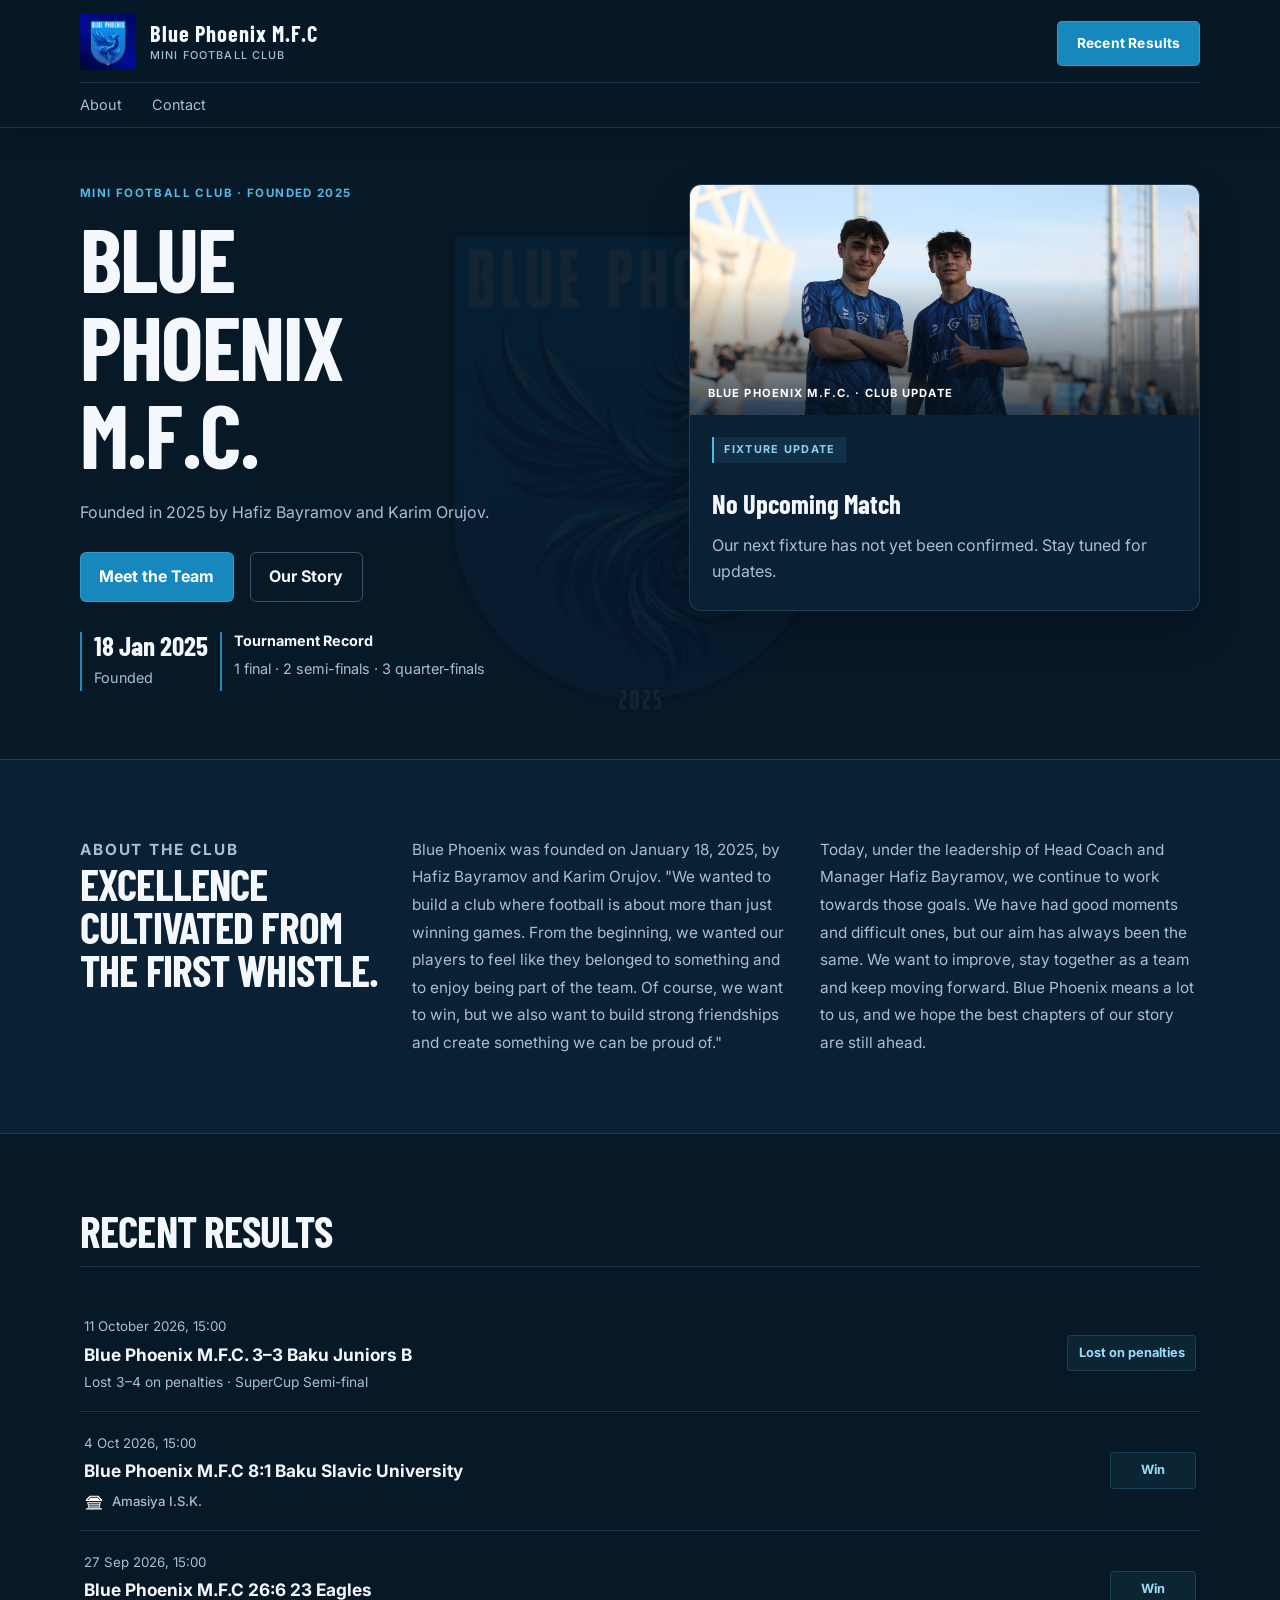
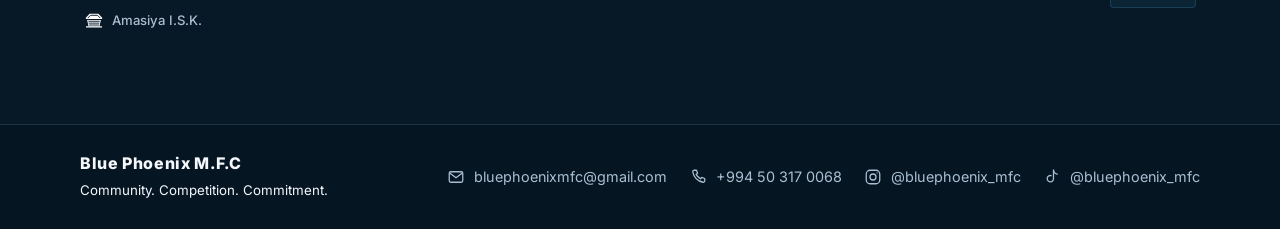
<file: index.html>
<!DOCTYPE html>
<html lang="en">
  <head>
    <meta charset="UTF-8" />
    <meta name="viewport" content="width=device-width, initial-scale=1.0" />
    <title>Blue Phoenix M.F.C | Mini Football Club</title>
    <meta
      name="description"
      content="Blue Phoenix M.F.C is a dedicated mini football club built on teamwork, discipline, and pride. Explore matches, players, and community events."
    />
    <link rel="preconnect" href="https://fonts.googleapis.com" />
    <link rel="preconnect" href="https://fonts.gstatic.com" crossorigin />
    <link
      href="https://fonts.googleapis.com/css2?family=Barlow+Condensed:wght@600;700;800&family=Inter:wght@400;500;600;700;800;900&display=swap"
      rel="stylesheet"
    />
    <link rel="stylesheet" href="styles.css?v=17" />
  </head>
  <body class="home-page">
    <header class="topbar">
      <div class="container nav">
        <a class="brand" href="index.html" aria-label="Blue Phoenix M.F.C home">
          <img src="16346.jpg" alt="Blue Phoenix M.F.C logo" class="club-logo" />
          <div>
            <p class="club-name">Blue Phoenix M.F.C</p>
            <small>Mini Football Club</small>
          </div>
        </a>

        <nav class="nav-links" aria-label="Main navigation">
          <a href="#about">About</a>
          <a href="#contact">Contact</a>
        </nav>

        <a class="btn btn-primary" href="#results">Recent Results</a>
      </div>
    </header>

    <main>
      <section class="hero">
        <div class="container hero-grid">
          <div class="hero-copy">
            <p class="eyebrow">Mini Football Club · Founded 2025</p>
            <h1>Blue Phoenix M.F.C.</h1>
            <p class="lead">
              Founded in 2025 by Hafiz Bayramov and Karim Orujov.
            </p>
            <div class="cta-row">
              <a class="btn btn-primary" href="squad.html">Meet the Team</a>
              <a class="btn btn-secondary" href="#about">Our Story</a>
            </div>

            <ul class="stats" aria-label="Team statistics">
              <li>
                <strong>18 Jan 2025</strong>
                <span>Founded</span>
              </li>
              <li>
                <strong class="stats-label">Tournament Record</strong>
                <span>1 final · 2 semi-finals · 3 quarter-finals</span>
              </li>
            </ul>
          </div>

          <div id="fixtures" class="hero-card" aria-label="Upcoming fixture information">
            <figure class="hero-photo" data-slideshow>
              <img
                class="hero-slide is-active"
                src="IMG_9721-hero.jpg"
                alt="Blue Phoenix players standing together in club kit"
                fetchpriority="high"
              />
              <img class="hero-slide" alt="" aria-hidden="true" />
              <figcaption>Blue Phoenix M.F.C. · Club update</figcaption>
            </figure>
            <div class="hero-card-content">
              <div class="match-badge">Fixture update</div>
              <div class="next-fixture-placeholder">
                <h2>No Upcoming Match</h2>
                <p>Our next fixture has not yet been confirmed. Stay tuned for updates.</p>
              </div>
            </div>
          </div>
        </div>
      </section>

      <section id="about" class="section intro">
        <div class="container split">
          <div>
            <p class="section-tag">About the club</p>
            <h2>Excellence cultivated from the first whistle.</h2>
          </div>
          <p>
            Blue Phoenix was founded on January 18, 2025, by Hafiz Bayramov and Karim Orujov. "We wanted
            to build a club where football is about more than just winning games. From the
            beginning, we wanted our players to feel like they belonged to something and
            to enjoy being part of the team. Of course, we want to win, but we also want to
            build strong friendships and create something we can be proud of."
          </p>
          <p>
            Today, under the leadership of Head Coach and Manager Hafiz Bayramov, we continue
            to work towards those goals. We have had good moments and difficult ones, but our
            aim has always been the same. We want to improve, stay together as a team and keep
            moving forward. Blue Phoenix means a lot to us, and we hope the best chapters of
            our story are still ahead.
          </p>
        </div>
      </section>

      <section id="results" class="section results">
        <div class="container">
          <div class="section-heading">
            <h2>Recent results</h2>
          </div>

          <div class="fixture-list">
            <div class="fixture-item result-item">
              <div>
                <small>11 October 2026, 15:00</small>
                <h3>Blue Phoenix M.F.C. 3–3 Baku Juniors B</h3>
                <p class="result-note">Lost 3–4 on penalties · SuperCup Semi-final</p>
              </div>
              <span>Lost on penalties</span>
            </div>
            <div class="fixture-item result-item" data-stadium="Amasiya I.S.K.">
              <div>
                <small>4 Oct 2026, 15:00</small>
                <h3>Blue Phoenix M.F.C 8:1 Baku Slavic University</h3>
                <div class="fixture-venue">
                  <img src="stadium-icon.svg" alt="" aria-hidden="true" />
                  <span>Amasiya I.S.K.</span>
                </div>
              </div>
              <span>Win</span>
            </div>
            <div class="fixture-item result-item" data-stadium="Amasiya I.S.K.">
              <div>
                <small>27 Sep 2026, 15:00</small>
                <h3>Blue Phoenix M.F.C 26:6 23 Eagles</h3>
                <div class="fixture-venue">
                  <img src="stadium-icon.svg" alt="" aria-hidden="true" />
                  <span>Amasiya I.S.K.</span>
                </div>
              </div>
              <span>Win</span>
            </div>
          </div>
        </div>
      </section>

    </main>

    <footer id="contact" class="site-footer">
      <div class="container footer-wrap">
        <div>
          <p class="club-name">Blue Phoenix M.F.C</p>
          <small>Community. Competition. Commitment.</small>
        </div>
        <div class="contact-info">
          <a class="contact-link" href="mailto:bluephoenixmfc@gmail.com">
            <svg class="contact-icon" viewBox="0 0 24 24" aria-hidden="true" focusable="false">
              <rect x="3" y="5" width="18" height="14" rx="2" />
              <path d="m4 7 8 6 8-6" />
            </svg>
            <span>bluephoenixmfc@gmail.com</span>
          </a>
          <a class="contact-link" href="tel:+994503170068">
            <svg class="contact-icon" viewBox="0 0 24 24" aria-hidden="true" focusable="false">
              <path d="M7 3h3l1.5 4-2 1.5a15 15 0 0 0 6 6l1.5-2 4 1.5v3a2 2 0 0 1-2.2 2A17 17 0 0 1 5 5.2 2 2 0 0 1 7 3Z" />
            </svg>
            <span>+994 50 317 0068</span>
          </a>
          <a class="contact-link" href="https://www.instagram.com/blue_phoenixmfc/" target="_blank" rel="noopener noreferrer">
            <svg class="contact-icon" viewBox="0 0 24 24" aria-hidden="true" focusable="false">
              <rect x="3" y="3" width="18" height="18" rx="5" />
              <circle cx="12" cy="12" r="4" />
              <circle class="contact-icon-dot" cx="17.5" cy="6.5" r="0.75" />
            </svg>
            <span>@bluephoenix_mfc</span>
          </a>
          <a class="contact-link" href="https://www.tiktok.com/@blue_phoenixmfc" target="_blank" rel="noopener noreferrer">
            <svg class="contact-icon" viewBox="0 0 24 24" aria-hidden="true" focusable="false">
              <path d="M14 3v11.2a4.2 4.2 0 1 1-3.2-4.08" />
              <path d="M14 3c.45 3 2.4 4.9 5 5.2" />
            </svg>
            <span>@bluephoenix_mfc</span>
          </a>
        </div>
      </div>
    </footer>

    <button class="back-to-top" type="button" aria-label="Back to top" hidden>
      <svg viewBox="0 0 24 24" aria-hidden="true" focusable="false">
        <path d="m3.5 10 8.5-7 8.5 7M5.5 8.5V21h13V8.5M9.5 21v-7h5v7" />
      </svg>
    </button>

    <script src="site.js?v=3" defer></script>
  </body>
</html>
</file>
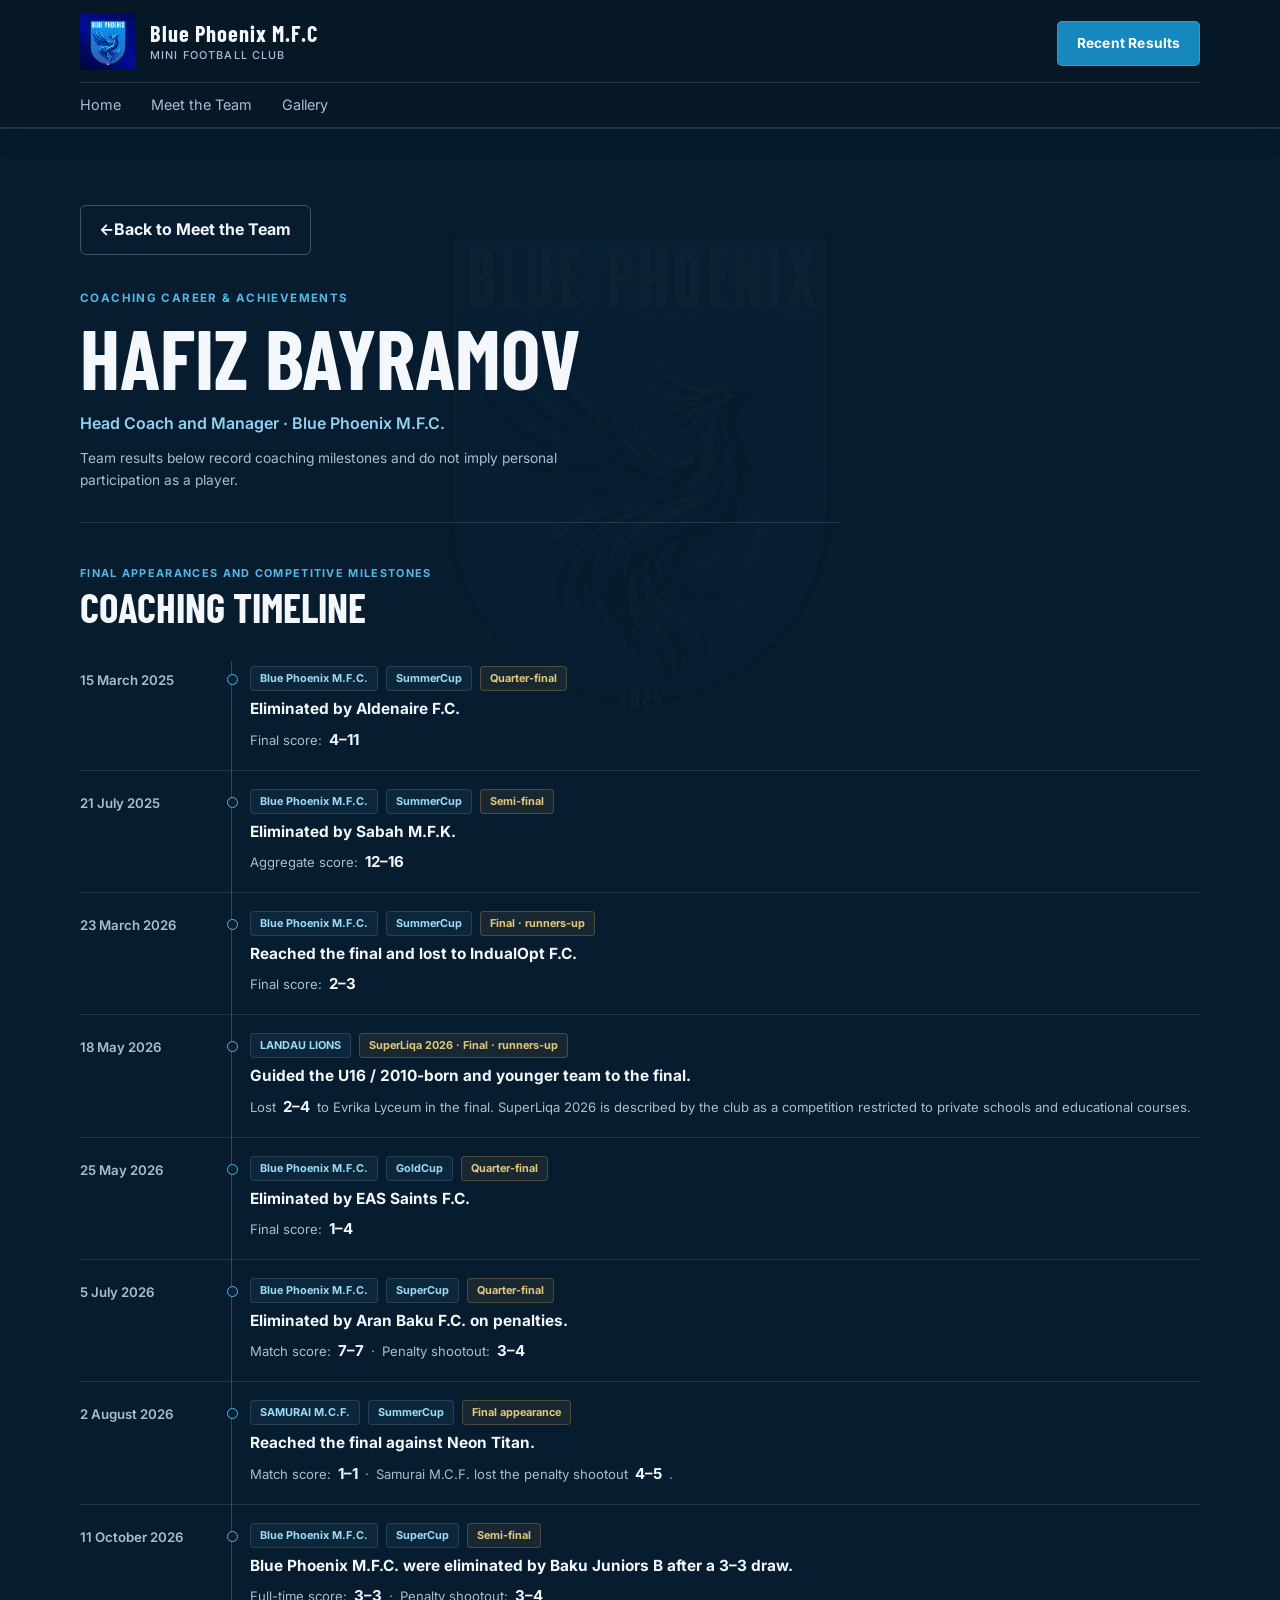
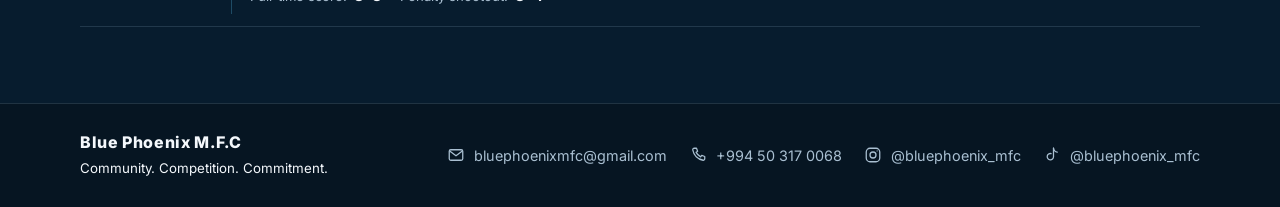
<file: coach-hafiz-bayramov.html>
<!DOCTYPE html>
<html lang="en">
  <head>
    <meta charset="UTF-8" />
    <meta name="viewport" content="width=device-width, initial-scale=1.0" />
    <title>Hafiz Bayramov | Coaching Career | Blue Phoenix M.F.C</title>
    <meta
      name="description"
      content="Coaching career and documented team achievements of Hafiz Bayramov, Head Coach and Manager of Blue Phoenix M.F.C."
    />
    <link rel="preconnect" href="https://fonts.googleapis.com" />
    <link rel="preconnect" href="https://fonts.gstatic.com" crossorigin />
    <link
      href="https://fonts.googleapis.com/css2?family=Barlow+Condensed:wght@600;700;800&family=Inter:wght@400;500;600;700;800;900&display=swap"
      rel="stylesheet"
    />
    <link rel="stylesheet" href="styles.css?v=17" />
  </head>
  <body class="coach-profile-page">
    <header class="topbar">
      <div class="container nav">
        <a class="brand" href="index.html" aria-label="Blue Phoenix M.F.C home">
          <img src="16346.jpg" alt="Blue Phoenix M.F.C logo" class="club-logo" />
          <span>
            <span class="club-name">Blue Phoenix M.F.C</span>
            <small>Mini Football Club</small>
          </span>
        </a>

        <nav class="nav-links" aria-label="Main navigation">
          <a href="index.html">Home</a>
          <a href="squad.html#squad">Meet the Team</a>
          <a href="squad.html#team-gallery">Gallery</a>
        </nav>

        <a class="btn btn-primary" href="index.html#results">Recent Results</a>
      </div>
    </header>

    <main>
      <section class="section coaching-record-section">
        <div class="container">
          <a class="btn btn-secondary coach-return-link" href="squad.html#squad">
            <span aria-hidden="true">←</span> Back to Meet the Team
          </a>

          <header class="coach-profile-heading" data-reveal>
            <p class="eyebrow">Coaching Career &amp; Achievements</p>
            <h1>Hafiz Bayramov</h1>
            <p class="coach-profile-role">Head Coach and Manager · Blue Phoenix M.F.C.</p>
            <p class="coach-profile-context">
              Team results below record coaching milestones and do not imply personal participation as a player.
            </p>
          </header>

          <section class="history-block coach-career-timeline" aria-labelledby="career-timeline-heading">
            <div class="history-heading" data-reveal>
              <p class="history-kicker">Final appearances and competitive milestones</p>
              <h2 id="career-timeline-heading">Coaching timeline</h2>
            </div>

            <ol class="history-timeline">
              <li class="history-entry" data-reveal>
                <time datetime="2025-03-15">15 March 2025</time>
                <div class="history-entry-content">
                  <div class="history-labels">
                    <span class="history-competition">Blue Phoenix M.F.C.</span>
                    <span class="history-competition">SummerCup</span>
                    <span class="history-stage">Quarter-final</span>
                  </div>
                  <h3>Eliminated by Aldenaire F.C.</h3>
                  <p class="history-detail">Final score: <strong>4–11</strong></p>
                </div>
              </li>
              <li class="history-entry" data-reveal>
                <time datetime="2025-07-21">21 July 2025</time>
                <div class="history-entry-content">
                  <div class="history-labels">
                    <span class="history-competition">Blue Phoenix M.F.C.</span>
                    <span class="history-competition">SummerCup</span>
                    <span class="history-stage">Semi-final</span>
                  </div>
                  <h3>Eliminated by Sabah M.F.K.</h3>
                  <p class="history-detail">Aggregate score: <strong>12–16</strong></p>
                </div>
              </li>
              <li class="history-entry" data-reveal>
                <time datetime="2026-03-23">23 March 2026</time>
                <div class="history-entry-content">
                  <div class="history-labels">
                    <span class="history-competition">Blue Phoenix M.F.C.</span>
                    <span class="history-competition">SummerCup</span>
                    <span class="history-stage">Final · runners-up</span>
                  </div>
                  <h3>Reached the final and lost to IndualOpt F.C.</h3>
                  <p class="history-detail">Final score: <strong>2–3</strong></p>
                </div>
              </li>
              <li class="history-entry" data-reveal>
                <time datetime="2026-05-18">18 May 2026</time>
                <div class="history-entry-content">
                  <div class="history-labels">
                    <span class="history-competition">LANDAU LIONS</span>
                    <span class="history-stage">SuperLiqa 2026 · Final · runners-up</span>
                  </div>
                  <h3>Guided the U16 / 2010-born and younger team to the final.</h3>
                  <p class="history-detail">
                    Lost <strong>2–4</strong> to Evrika Lyceum in the final. SuperLiqa 2026 is described by the club as a competition restricted to private schools and educational courses.
                  </p>
                </div>
              </li>
              <li class="history-entry" data-reveal>
                <time datetime="2026-05-25">25 May 2026</time>
                <div class="history-entry-content">
                  <div class="history-labels">
                    <span class="history-competition">Blue Phoenix M.F.C.</span>
                    <span class="history-competition">GoldCup</span>
                    <span class="history-stage">Quarter-final</span>
                  </div>
                  <h3>Eliminated by EAS Saints F.C.</h3>
                  <p class="history-detail">Final score: <strong>1–4</strong></p>
                </div>
              </li>
              <li class="history-entry" data-reveal>
                <time datetime="2026-07-05">5 July 2026</time>
                <div class="history-entry-content">
                  <div class="history-labels">
                    <span class="history-competition">Blue Phoenix M.F.C.</span>
                    <span class="history-competition">SuperCup</span>
                    <span class="history-stage">Quarter-final</span>
                  </div>
                  <h3>Eliminated by Aran Baku F.C. on penalties.</h3>
                  <p class="history-detail">
                    Match score: <strong>7–7</strong>
                    <span aria-hidden="true">·</span>
                    Penalty shootout: <strong>3–4</strong>
                  </p>
                </div>
              </li>
              <li class="history-entry" data-reveal>
                <time datetime="2026-08-02">2 August 2026</time>
                <div class="history-entry-content">
                  <div class="history-labels">
                    <span class="history-competition">SAMURAI M.C.F.</span>
                    <span class="history-competition">SummerCup</span>
                    <span class="history-stage">Final appearance</span>
                  </div>
                  <h3>Reached the final against Neon Titan.</h3>
                  <p class="history-detail">
                    Match score: <strong>1–1</strong>
                    <span aria-hidden="true">·</span>
                    Samurai M.C.F. lost the penalty shootout <strong>4–5</strong>.
                  </p>
                </div>
              </li>
              <li class="history-entry" data-reveal>
                <time datetime="2026-10-11">11 October 2026</time>
                <div class="history-entry-content">
                  <div class="history-labels">
                    <span class="history-competition">Blue Phoenix M.F.C.</span>
                    <span class="history-competition">SuperCup</span>
                    <span class="history-stage">Semi-final</span>
                  </div>
                  <h3>Blue Phoenix M.F.C. were eliminated by Baku Juniors B after a 3–3 draw.</h3>
                  <p class="history-detail">
                    Full-time score: <strong>3–3</strong>
                    <span aria-hidden="true">·</span>
                    Penalty shootout: <strong>3–4</strong>
                  </p>
                </div>
              </li>
            </ol>
          </section>
        </div>
      </section>
    </main>

    <footer id="contact" class="site-footer">
      <div class="container footer-wrap">
        <div>
          <p class="club-name">Blue Phoenix M.F.C</p>
          <small>Community. Competition. Commitment.</small>
        </div>
        <div class="contact-info">
          <a class="contact-link" href="mailto:bluephoenixmfc@gmail.com">
            <svg class="contact-icon" viewBox="0 0 24 24" aria-hidden="true" focusable="false">
              <rect x="3" y="5" width="18" height="14" rx="2" />
              <path d="m4 7 8 6 8-6" />
            </svg>
            <span>bluephoenixmfc@gmail.com</span>
          </a>
          <a class="contact-link" href="tel:+994503170068">
            <svg class="contact-icon" viewBox="0 0 24 24" aria-hidden="true" focusable="false">
              <path d="M7 3h3l1.5 4-2 1.5a15 15 0 0 0 6 6l1.5-2 4 1.5v3a2 2 0 0 1-2.2 2A17 17 0 0 1 5 5.2 2 2 0 0 1 7 3Z" />
            </svg>
            <span>+994 50 317 0068</span>
          </a>
          <a class="contact-link" href="https://www.instagram.com/blue_phoenixmfc/" target="_blank" rel="noopener noreferrer">
            <svg class="contact-icon" viewBox="0 0 24 24" aria-hidden="true" focusable="false">
              <rect x="3" y="3" width="18" height="18" rx="5" />
              <circle cx="12" cy="12" r="4" />
              <circle class="contact-icon-dot" cx="17.5" cy="6.5" r="0.75" />
            </svg>
            <span>@bluephoenix_mfc</span>
          </a>
          <a class="contact-link" href="https://www.tiktok.com/@blue_phoenixmfc" target="_blank" rel="noopener noreferrer">
            <svg class="contact-icon" viewBox="0 0 24 24" aria-hidden="true" focusable="false">
              <path d="M14 3v11.2a4.2 4.2 0 1 1-3.2-4.08" />
              <path d="M14 3c.45 3 2.4 4.9 5 5.2" />
            </svg>
            <span>@bluephoenix_mfc</span>
          </a>
        </div>
      </div>
    </footer>

    <button class="back-to-top" type="button" aria-label="Back to top" hidden>
      <svg viewBox="0 0 24 24" aria-hidden="true" focusable="false">
        <path d="m3.5 10 8.5-7 8.5 7M5.5 8.5V21h13V8.5M9.5 21v-7h5v7" />
      </svg>
    </button>

    <script src="site.js?v=3" defer></script>
  </body>
</html>
</file>
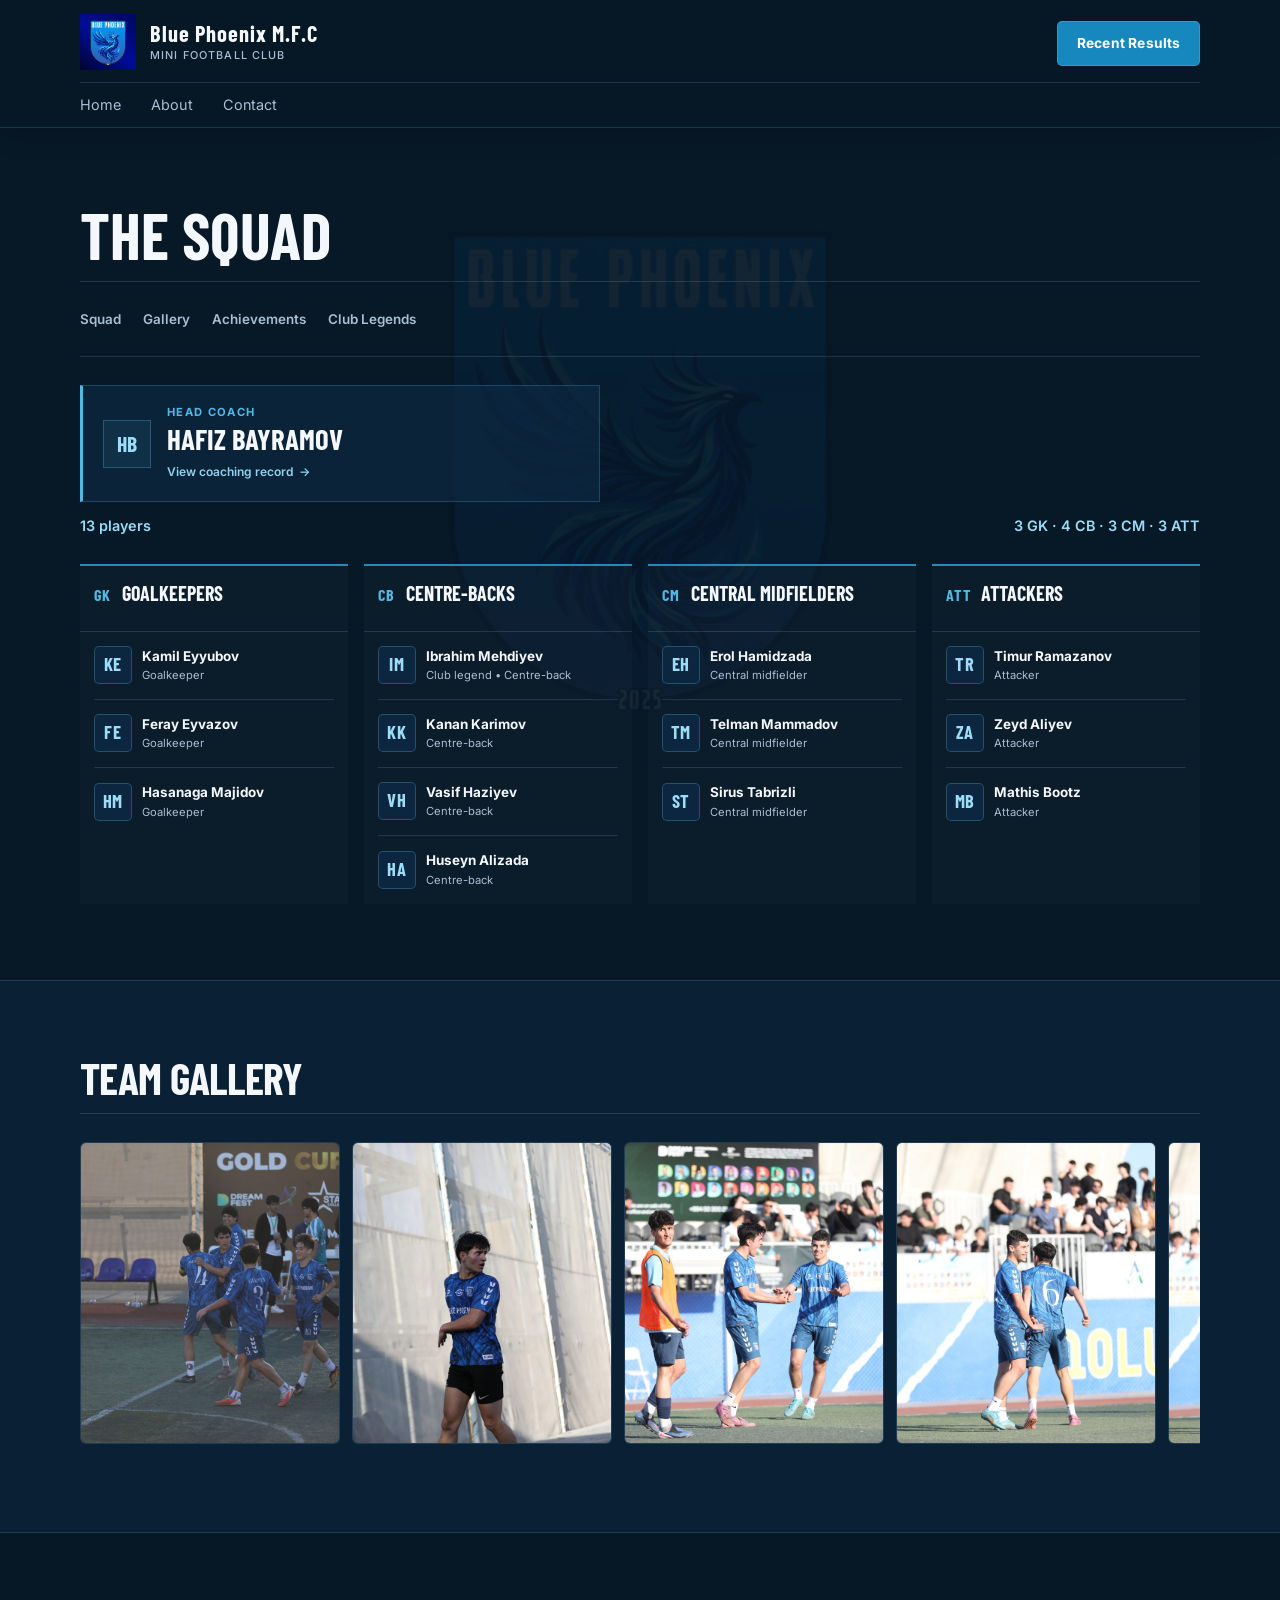
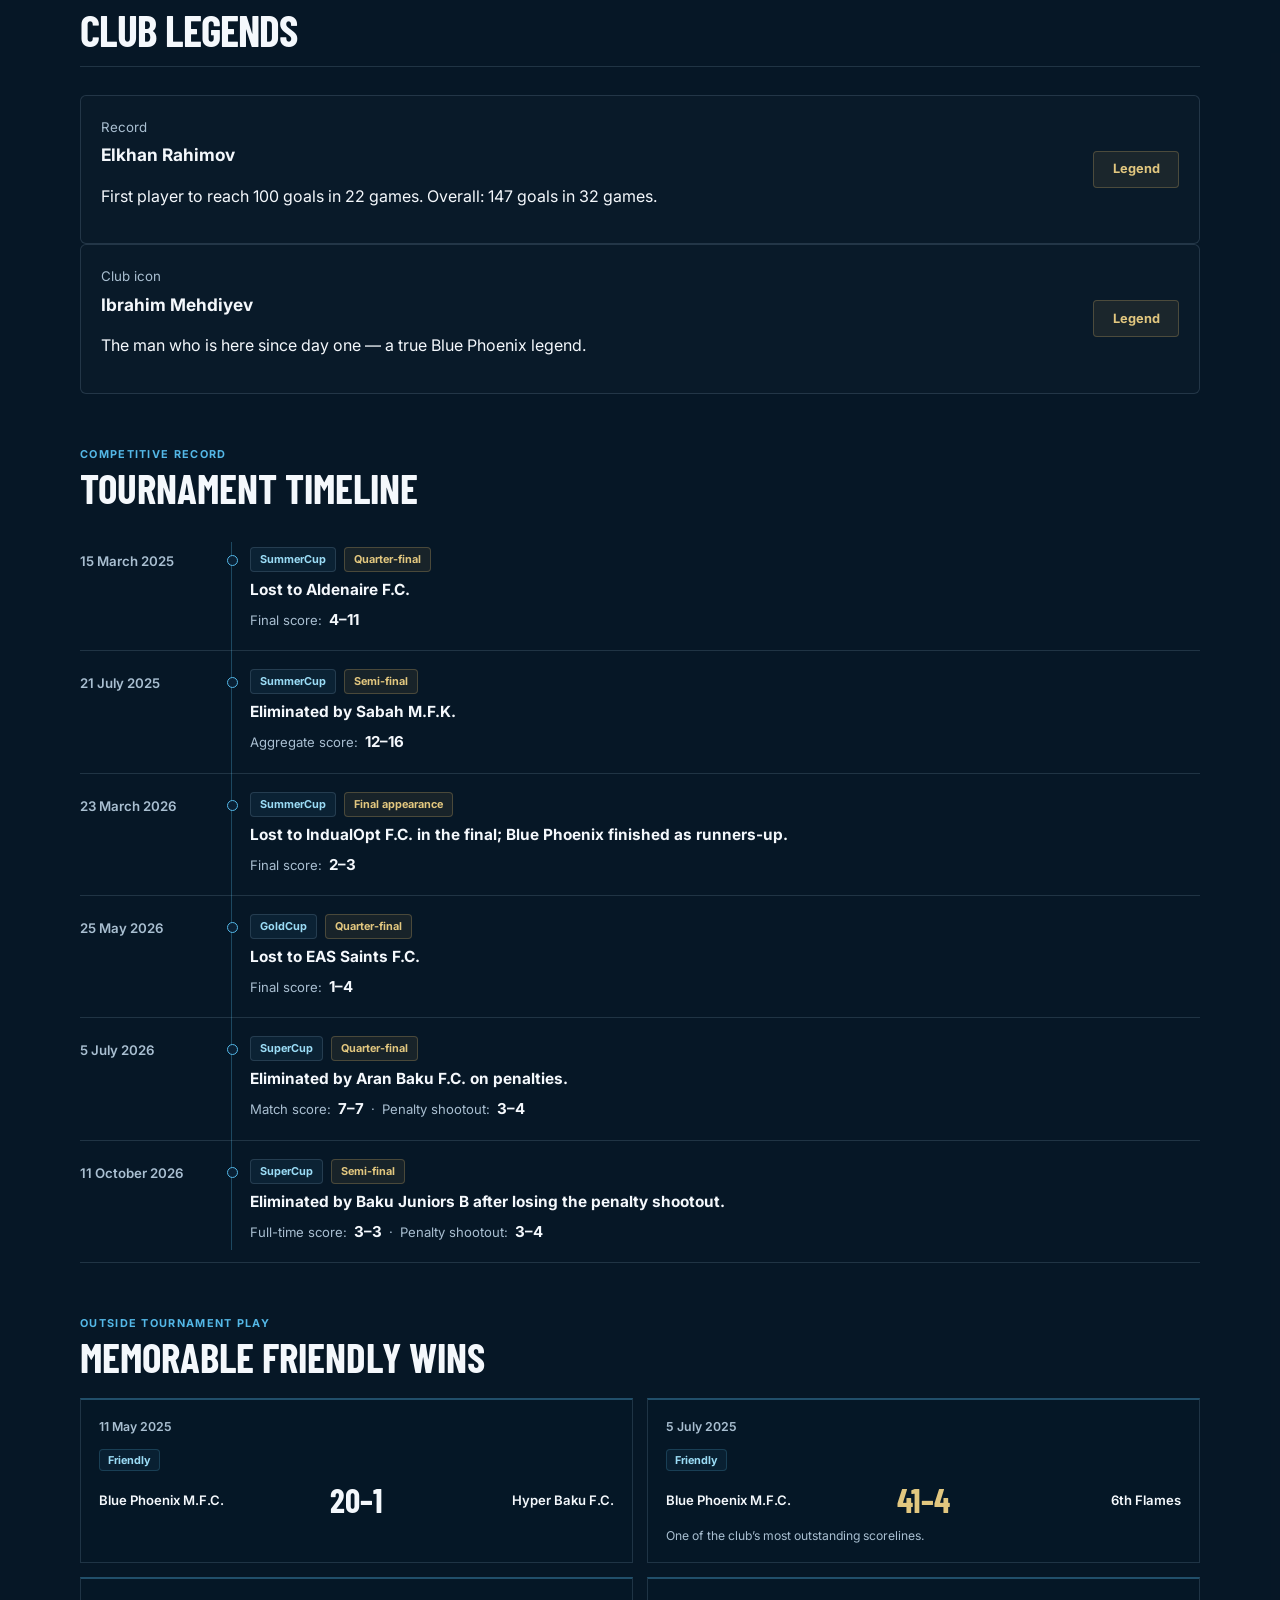
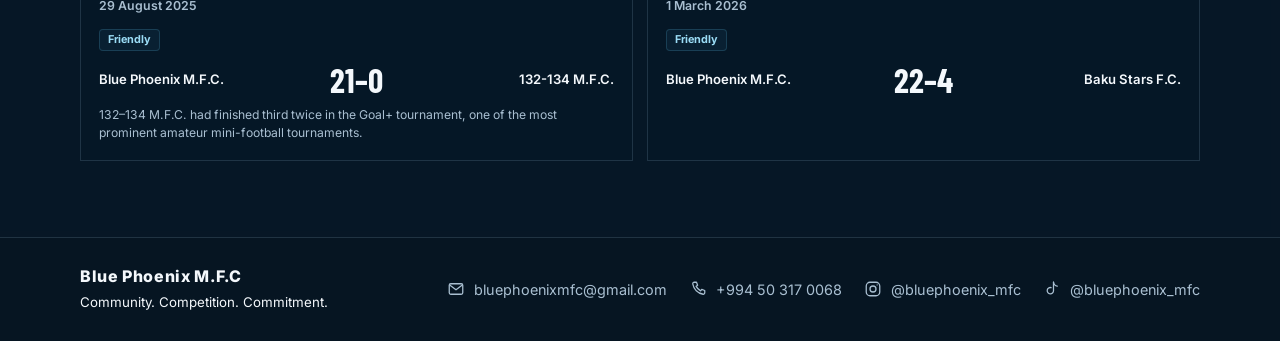
<file: squad.html>
<!DOCTYPE html>
<html lang="en">
  <head>
    <meta charset="UTF-8" />
    <meta name="viewport" content="width=device-width, initial-scale=1.0" />
    <title>First Team Squad | Blue Phoenix M.F.C</title>
    <meta
      name="description"
      content="Meet the current Blue Phoenix M.F.C. first team, organised by playing position."
    />
    <link rel="preconnect" href="https://fonts.googleapis.com" />
    <link rel="preconnect" href="https://fonts.gstatic.com" crossorigin />
    <link
      href="https://fonts.googleapis.com/css2?family=Barlow+Condensed:wght@600;700;800&family=Inter:wght@400;500;600;700;800;900&display=swap"
      rel="stylesheet"
    />
    <link rel="stylesheet" href="styles.css?v=17" />
  </head>
  <body class="squad-page">
    <header class="topbar">
      <div class="container nav">
        <a class="brand" href="index.html" aria-label="Blue Phoenix M.F.C home">
          <img src="16346.jpg" alt="Blue Phoenix M.F.C logo" class="club-logo" />
          <span>
            <span class="club-name">Blue Phoenix M.F.C</span>
            <small>Mini Football Club</small>
          </span>
        </a>

        <nav class="nav-links" aria-label="Main navigation">
          <a href="index.html">Home</a>
          <a href="index.html#about">About</a>
          <a href="index.html#contact">Contact</a>
        </nav>

        <a class="btn btn-primary" href="index.html#results">Recent Results</a>
      </div>
    </header>

    <main>
      <section id="squad" class="section squad-page-section">
        <div class="container">
          <div class="section-heading" data-reveal>
            <h1>The squad</h1>
          </div>
          <nav class="team-section-nav" aria-label="Meet the team sections">
            <a href="#squad">Squad</a>
            <a href="#team-gallery">Gallery</a>
            <a href="#club-achievements">Achievements</a>
            <a href="#club-legends">Club Legends</a>
          </nav>
          <a
            class="coach-feature coach-feature-link"
            href="coach-hafiz-bayramov.html"
            aria-label="Open Hafiz Bayramov's coaching profile"
            data-reveal
          >
            <span class="coach-monogram" aria-hidden="true">HB</span>
            <div>
              <p>Head Coach</p>
              <h2>Hafiz Bayramov</h2>
              <span class="coach-profile-action">View coaching record <span aria-hidden="true">→</span></span>
            </div>
          </a>

          <p class="squad-page-intro">
            <span data-squad-player-count aria-live="polite"></span>
            <span>3 GK · 4 CB · 3 CM · 3 ATT</span>
          </p>

          <div class="squad-groups" data-reveal>
            <section class="position-group" aria-labelledby="goalkeepers-heading">
              <div class="position-heading">
                <span>GK</span>
                <h2 id="goalkeepers-heading">Goalkeepers</h2>
              </div>
              <ul class="position-roster">
                <li class="position-player">
                  <span class="player-monogram" aria-hidden="true">KE</span>
                  <span class="player-info"><strong>Kamil Eyyubov</strong><small>Goalkeeper</small></span>
                </li>
                <li class="position-player">
                  <span class="player-monogram" aria-hidden="true">FE</span>
                  <span class="player-info"><strong>Feray Eyvazov</strong><small>Goalkeeper</small></span>
                </li>
                <li class="position-player">
                  <span class="player-monogram" aria-hidden="true">HM</span>
                  <span class="player-info"><strong>Hasanaga Majidov</strong><small>Goalkeeper</small></span>
                </li>
              </ul>
            </section>

            <section class="position-group" aria-labelledby="centre-backs-heading">
              <div class="position-heading">
                <span>CB</span>
                <h2 id="centre-backs-heading">Centre-backs</h2>
              </div>
              <ul class="position-roster">
                <li class="position-player">
                  <span class="player-monogram" aria-hidden="true">IM</span>
                  <span class="player-info"><strong>Ibrahim Mehdiyev</strong><small>Club legend • Centre-back</small></span>
                </li>
                <li class="position-player">
                  <span class="player-monogram" aria-hidden="true">KK</span>
                  <span class="player-info"><strong>Kanan Karimov</strong><small>Centre-back</small></span>
                </li>
                <li class="position-player">
                  <span class="player-monogram" aria-hidden="true">VH</span>
                  <span class="player-info"><strong>Vasif Haziyev</strong><small>Centre-back</small></span>
                </li>
                <li class="position-player">
                  <span class="player-monogram" aria-hidden="true">HA</span>
                  <span class="player-info"><strong>Huseyn Alizada</strong><small>Centre-back</small></span>
                </li>
              </ul>
            </section>

            <section class="position-group" aria-labelledby="midfielders-heading">
              <div class="position-heading">
                <span>CM</span>
                <h2 id="midfielders-heading">Central midfielders</h2>
              </div>
              <ul class="position-roster">
                <li class="position-player">
                  <span class="player-monogram" aria-hidden="true">EH</span>
                  <span class="player-info"><strong>Erol Hamidzada</strong><small>Central midfielder</small></span>
                </li>
                <li class="position-player">
                  <span class="player-monogram" aria-hidden="true">TM</span>
                  <span class="player-info"><strong>Telman Mammadov</strong><small>Central midfielder</small></span>
                </li>
                <li class="position-player">
                  <span class="player-monogram" aria-hidden="true">ST</span>
                  <span class="player-info"><strong>Sirus Tabrizli</strong><small>Central midfielder</small></span>
                </li>
              </ul>
            </section>

            <section class="position-group" aria-labelledby="attackers-heading">
              <div class="position-heading">
                <span>ATT</span>
                <h2 id="attackers-heading">Attackers</h2>
              </div>
              <ul class="position-roster">
                <li class="position-player">
                  <span class="player-monogram" aria-hidden="true">TR</span>
                  <span class="player-info"><strong>Timur Ramazanov</strong><small>Attacker</small></span>
                </li>
                <li class="position-player">
                  <span class="player-monogram" aria-hidden="true">ZA</span>
                  <span class="player-info"><strong>Zeyd Aliyev</strong><small>Attacker</small></span>
                </li>
                <li class="position-player">
                  <span class="player-monogram" aria-hidden="true">MB</span>
                  <span class="player-info"><strong>Mathis Bootz</strong><small>Attacker</small></span>
                </li>
              </ul>
            </section>
          </div>
        </div>
      </section>

          <section id="team-gallery" class="section gallery team-gallery-section">
            <div class="container">
              <div class="section-heading" data-reveal>
                <h2>Team Gallery</h2>
              </div>

              <div class="gallery-strip" aria-label="Blue Phoenix team and match photos" data-reveal>
                <figure class="gallery-item">
                  <img
                    src="IMG_0201-gallery.jpg"
                    alt="Blue Phoenix team training session"
                    width="1200"
                    height="800"
                    loading="eager"
                    fetchpriority="high"
                    decoding="async"
                  />
                </figure>
                <figure class="gallery-item">
                  <img
                    src="IMG_2968-gallery.jpg"
                    alt="Blue Phoenix squad during a game"
                    width="1200"
                    height="800"
                    loading="eager"
                    decoding="async"
                  />
                </figure>
                <figure class="gallery-item">
                  <img
                    src="IMG_2973-gallery.jpg"
                    alt="Blue Phoenix players posing together"
                    width="1200"
                    height="800"
                    loading="lazy"
                    decoding="async"
                  />
                </figure>
                <figure class="gallery-item">
                  <img
                    src="IMG_2975-gallery.jpg"
                    alt="Blue Phoenix team spirit photo"
                    width="1200"
                    height="800"
                    loading="lazy"
                    decoding="async"
                  />
                </figure>
                <figure class="gallery-item">
                  <img
                    src="IMG_2976-gallery.jpg"
                    alt="Blue Phoenix squad on the pitch"
                    width="1200"
                    height="800"
                    loading="lazy"
                    decoding="async"
                  />
                </figure>
                <figure class="gallery-item">
                  <img
                    src="IMG_3019-gallery.jpg"
                    alt="Blue Phoenix team photo"
                    width="1200"
                    height="800"
                    loading="lazy"
                    decoding="async"
                  />
                </figure>
                <figure class="gallery-item">
                  <img
                    src="IMG_9712-gallery.jpg"
                    alt="Blue Phoenix club team picture"
                    width="1200"
                    height="800"
                    loading="lazy"
                    decoding="async"
                  />
                </figure>
                <figure class="gallery-item">
                  <img
                    src="IMG_9721-gallery.jpg"
                    alt="Blue Phoenix players standing together in club kit"
                    width="1200"
                    height="800"
                    loading="lazy"
                    decoding="async"
                  />
                </figure>
              </div>
            </div>
          </section>

          <section id="club-legends" class="section club-legends-section">
            <div class="container">
              <div class="section-heading" data-reveal>
                <h2>Club Legends</h2>
              </div>

              <div class="fixture-list club-legend-records" data-reveal>
                <div class="fixture-item result-item">
                  <div>
                    <small>Record</small>
                    <h3>Elkhan Rahimov</h3>
                    <p>First player to reach 100 goals in 22 games. Overall: 147 goals in 32 games.</p>
                  </div>
                  <span class="achievement-label">Legend</span>
                </div>
                <div class="fixture-item result-item">
                  <div>
                    <small>Club icon</small>
                    <h3>Ibrahim Mehdiyev</h3>
                    <p>The man who is here since day one — a true Blue Phoenix legend.</p>
                  </div>
                  <span class="achievement-label">Legend</span>
                </div>
              </div>

              <section id="club-achievements" class="history-block" aria-labelledby="tournament-history-heading" data-reveal>
                <div class="history-heading">
                  <p class="history-kicker">Competitive record</p>
                  <h3 id="tournament-history-heading">Tournament timeline</h3>
                </div>

                <ol class="history-timeline">
                  <li class="history-entry" data-reveal>
                    <time datetime="2025-03-15">15 March 2025</time>
                    <div class="history-entry-content">
                      <div class="history-labels">
                        <span class="history-competition">SummerCup</span>
                        <span class="history-stage">Quarter-final</span>
                      </div>
                      <h4>Lost to Aldenaire F.C.</h4>
                      <p class="history-detail">Final score: <strong>4–11</strong></p>
                    </div>
                  </li>
                  <li class="history-entry" data-reveal>
                    <time datetime="2025-07-21">21 July 2025</time>
                    <div class="history-entry-content">
                      <div class="history-labels">
                        <span class="history-competition">SummerCup</span>
                        <span class="history-stage">Semi-final</span>
                      </div>
                      <h4>Eliminated by Sabah M.F.K.</h4>
                      <p class="history-detail">Aggregate score: <strong>12–16</strong></p>
                    </div>
                  </li>
                  <li class="history-entry" data-reveal>
                    <time datetime="2026-03-23">23 March 2026</time>
                    <div class="history-entry-content">
                      <div class="history-labels">
                        <span class="history-competition">SummerCup</span>
                        <span class="history-stage">Final appearance</span>
                      </div>
                      <h4>Lost to IndualOpt F.C. in the final; Blue Phoenix finished as runners-up.</h4>
                      <p class="history-detail">Final score: <strong>2–3</strong></p>
                    </div>
                  </li>
                  <li class="history-entry" data-reveal>
                    <time datetime="2026-05-25">25 May 2026</time>
                    <div class="history-entry-content">
                      <div class="history-labels">
                        <span class="history-competition">GoldCup</span>
                        <span class="history-stage">Quarter-final</span>
                      </div>
                      <h4>Lost to EAS Saints F.C.</h4>
                      <p class="history-detail">Final score: <strong>1–4</strong></p>
                    </div>
                  </li>
                  <li class="history-entry" data-reveal>
                    <time datetime="2026-07-05">5 July 2026</time>
                    <div class="history-entry-content">
                      <div class="history-labels">
                        <span class="history-competition">SuperCup</span>
                        <span class="history-stage">Quarter-final</span>
                      </div>
                      <h4>Eliminated by Aran Baku F.C. on penalties.</h4>
                      <p class="history-detail">
                        Match score: <strong>7–7</strong>
                        <span aria-hidden="true">·</span>
                        Penalty shootout: <strong>3–4</strong>
                      </p>
                    </div>
                  </li>
                  <li class="history-entry" data-reveal>
                    <time datetime="2026-10-11">11 October 2026</time>
                    <div class="history-entry-content">
                      <div class="history-labels">
                        <span class="history-competition">SuperCup</span>
                        <span class="history-stage">Semi-final</span>
                      </div>
                      <h4>Eliminated by Baku Juniors B after losing the penalty shootout.</h4>
                      <p class="history-detail">
                        Full-time score: <strong>3–3</strong>
                        <span aria-hidden="true">·</span>
                        Penalty shootout: <strong>3–4</strong>
                      </p>
                    </div>
                  </li>
                </ol>
              </section>

              <section class="history-block" aria-labelledby="friendly-wins-heading" data-reveal>
                <div class="history-heading">
                  <p class="history-kicker">Outside tournament play</p>
                  <h3 id="friendly-wins-heading">Memorable Friendly Wins</h3>
                </div>

                <div class="friendly-results">
                  <article class="friendly-result" data-reveal>
                    <time datetime="2025-05-11">11 May 2025</time>
                    <span class="friendly-label">Friendly</span>
                    <p class="friendly-score">
                      <span>Blue Phoenix M.F.C.</span>
                      <strong>20–1</strong>
                      <span>Hyper Baku F.C.</span>
                    </p>
                  </article>
                  <article class="friendly-result" data-reveal>
                    <time datetime="2025-07-05">5 July 2025</time>
                    <span class="friendly-label">Friendly</span>
                    <p class="friendly-score">
                      <span>Blue Phoenix M.F.C.</span>
                      <strong class="standout-score">41–4</strong>
                      <span>6th Flames</span>
                    </p>
                    <p class="friendly-note">One of the club’s most outstanding scorelines.</p>
                  </article>
                  <article class="friendly-result" data-reveal>
                    <time datetime="2025-08-29">29 August 2025</time>
                    <span class="friendly-label">Friendly</span>
                    <p class="friendly-score">
                      <span>Blue Phoenix M.F.C.</span>
                      <strong>21–0</strong>
                      <span>132-134 M.F.C.</span>
                    </p>
                    <p class="friendly-note">
                      132–134 M.F.C. had finished third twice in the Goal+ tournament,
                      one of the most prominent amateur mini-football tournaments.
                    </p>
                  </article>
                  <article class="friendly-result" data-reveal>
                    <time datetime="2026-03-01">1 March 2026</time>
                    <span class="friendly-label">Friendly</span>
                    <p class="friendly-score">
                      <span>Blue Phoenix M.F.C.</span>
                      <strong>22–4</strong>
                      <span>Baku Stars F.C.</span>
                    </p>
                  </article>
                </div>
              </section>

            </div>
          </section>

    </main>

    <footer id="contact" class="site-footer">
      <div class="container footer-wrap">
        <div>
          <p class="club-name">Blue Phoenix M.F.C</p>
          <small>Community. Competition. Commitment.</small>
        </div>
        <div class="contact-info">
          <a class="contact-link" href="mailto:bluephoenixmfc@gmail.com">
            <svg class="contact-icon" viewBox="0 0 24 24" aria-hidden="true" focusable="false">
              <rect x="3" y="5" width="18" height="14" rx="2" />
              <path d="m4 7 8 6 8-6" />
            </svg>
            <span>bluephoenixmfc@gmail.com</span>
          </a>
          <a class="contact-link" href="tel:+994503170068">
            <svg class="contact-icon" viewBox="0 0 24 24" aria-hidden="true" focusable="false">
              <path d="M7 3h3l1.5 4-2 1.5a15 15 0 0 0 6 6l1.5-2 4 1.5v3a2 2 0 0 1-2.2 2A17 17 0 0 1 5 5.2 2 2 0 0 1 7 3Z" />
            </svg>
            <span>+994 50 317 0068</span>
          </a>
          <a class="contact-link" href="https://www.instagram.com/blue_phoenixmfc/" target="_blank" rel="noopener noreferrer">
            <svg class="contact-icon" viewBox="0 0 24 24" aria-hidden="true" focusable="false">
              <rect x="3" y="3" width="18" height="18" rx="5" />
              <circle cx="12" cy="12" r="4" />
              <circle class="contact-icon-dot" cx="17.5" cy="6.5" r="0.75" />
            </svg>
            <span>@bluephoenix_mfc</span>
          </a>
          <a class="contact-link" href="https://www.tiktok.com/@blue_phoenixmfc" target="_blank" rel="noopener noreferrer">
            <svg class="contact-icon" viewBox="0 0 24 24" aria-hidden="true" focusable="false">
              <path d="M14 3v11.2a4.2 4.2 0 1 1-3.2-4.08" />
              <path d="M14 3c.45 3 2.4 4.9 5 5.2" />
            </svg>
            <span>@bluephoenix_mfc</span>
          </a>
        </div>
      </div>
    </footer>

    <button class="back-to-top" type="button" aria-label="Back to top" hidden>
      <svg viewBox="0 0 24 24" aria-hidden="true" focusable="false">
        <path d="m3.5 10 8.5-7 8.5 7M5.5 8.5V21h13V8.5M9.5 21v-7h5v7" />
      </svg>
    </button>

    <script src="site.js?v=3" defer></script>
  </body>
</html>
</file>
<file: styles.css>
:root {
  --bg: #071827;
  --bg-soft: #0a2034;
  --panel: #0d2942;
  --panel-2: #123a5b;
  --primary: #54b8e7;
  --primary-dark: #2489bd;
  --accent: #91d2f0;
  --text: #f4f8fc;
  --muted: #a9bfd1;
  --line: rgba(169, 205, 228, 0.16);
  --shadow: 0 18px 42px rgba(0, 0, 0, 0.24);
}

* {
  box-sizing: border-box;
}

html {
  scroll-behavior: smooth;
}

@media (prefers-reduced-motion: reduce) {
  html {
    scroll-behavior: auto;
  }

  .home-page .club-logo {
    animation: none;
  }

  .hero-slide {
    transition: none;
  }

  .home-page .hero-copy > *,
  .home-page .hero-card {
    animation: none;
  }
}

body {
  margin: 0;
  font-family: "Inter", sans-serif;
  background: var(--bg);
  color: var(--text);
  line-height: 1.6;
}

body::before {
  position: fixed;
  z-index: 0;
  inset: 0;
  background-image: url("16346-removebg-preview.png");
  background-repeat: no-repeat;
  background-position: center 18vh;
  background-size: min(68vw, 600px);
  content: "";
  opacity: 0.055;
  pointer-events: none;
}

body > :not(script) {
  position: relative;
  z-index: 1;
}

a {
  color: inherit;
  text-decoration: none;
}

img {
  max-width: 100%;
  display: block;
}

.container {
  width: min(1120px, calc(100% - 32px));
  margin: 0 auto;
}

.topbar {
  position: sticky;
  top: 0;
  z-index: 10;
  background: rgba(7, 24, 39, 0.98);
  border-bottom: 1px solid rgba(84, 184, 231, 0.2);
  box-shadow: 0 8px 24px rgba(0, 0, 0, 0.14);
}

.nav {
  display: grid;
  grid-template-columns: minmax(0, 1fr) auto;
  grid-template-areas:
    "brand action"
    "links links";
  align-items: center;
  column-gap: 32px;
  padding-top: 13px;
}

.brand {
  grid-area: brand;
  display: flex;
  align-items: center;
  gap: 14px;
  min-width: 0;
  padding: 1px 0 4px;
  color: inherit;
}

.brand > span,
.brand > div {
  display: block;
  min-width: 0;
}

.brand .club-name {
  display: block;
  font-family: "Barlow Condensed", "Arial Narrow", sans-serif;
  font-size: 1.4rem;
  font-weight: 700;
  letter-spacing: 0.045em;
  line-height: 1;
  white-space: nowrap;
}

.brand:focus-visible {
  outline: 2px solid var(--primary);
  outline-offset: 4px;
}

.crest,
.team-crest {
  display: grid;
  place-items: center;
  width: 44px;
  height: 44px;
  border-radius: 6px;
  font-weight: 800;
  background: var(--panel-2);
  color: #d7f2ff;
  border: 1px solid rgba(84, 184, 231, 0.28);
}

.club-logo,
.team-logo {
  width: 56px;
  height: 56px;
  object-fit: contain;
  border-radius: 0;
}

.home-page .club-logo {
  animation: badge-rise 1.25s cubic-bezier(0.2, 0.75, 0.25, 1) both;
}

@keyframes badge-rise {
  from {
    opacity: 0.45;
    transform: translateY(14px);
  }

  to {
    opacity: 1;
    transform: translateY(0);
  }
}

.team-logo {
  width: 56px;
  height: 56px;
}

.club-name {
  margin: 0;
  font-weight: 800;
  letter-spacing: 0.04em;
}

.brand small,
.contact-info,
.match-details small,
.fixture-item small,
.team-block small {
  color: var(--muted);
}

.brand small {
  display: block;
  margin-top: 5px;
  font-size: 0.68rem;
  font-weight: 500;
  letter-spacing: 0.105em;
  line-height: 1.2;
  text-transform: uppercase;
}

.nav-links {
  grid-area: links;
  display: flex;
  align-items: center;
  gap: 30px;
  min-height: 45px;
  margin-top: 8px;
  padding: 4px 0;
  border-top: 1px solid var(--line);
  color: var(--muted);
  font-size: 0.9rem;
}

.nav-links a {
  display: inline-flex;
  align-items: center;
  min-height: 36px;
  transition: color 0.18s ease;
}

.nav-links a:hover,
.nav-links a:focus-visible {
  color: var(--text);
}

.nav-links a:focus-visible {
  outline: 2px solid var(--primary);
  outline-offset: 3px;
}

.btn {
  display: inline-flex;
  align-items: center;
  justify-content: center;
  min-height: 46px;
  padding: 0.7rem 1.15rem;
  border: 1px solid transparent;
  border-radius: 6px;
  font-weight: 700;
  transition: transform 0.2s ease, background-color 0.2s ease, border-color 0.2s ease;
}

.btn:hover {
  transform: translateY(-1px);
}

.btn:focus-visible {
  outline: 2px solid var(--accent);
  outline-offset: 3px;
}

.btn-primary {
  border-color: rgba(145, 210, 240, 0.24);
  background: #1688bd;
  color: #fff;
}

.btn-primary:hover {
  border-color: rgba(145, 210, 240, 0.46);
  background: #1d9bd3;
}

.nav > .btn-primary {
  grid-area: action;
  min-height: 44px;
  padding: 0.65rem 1.15rem;
  border-radius: 5px;
  font-size: 0.86rem;
  letter-spacing: 0.015em;
  white-space: nowrap;
}

.btn-secondary {
  border-color: rgba(208, 229, 243, 0.28);
  color: var(--text);
  background: transparent;
}

.btn-secondary:hover {
  border-color: var(--primary);
}

.hero {
  padding: 56px 0 68px;
}

.hero-grid {
  display: grid;
  grid-template-columns: minmax(0, 1.05fr) minmax(380px, 0.95fr);
  gap: 44px;
  align-items: start;
}

.home-page .hero-copy > *,
.home-page .hero-card {
  animation: hero-rise-in 780ms cubic-bezier(0.22, 0.68, 0.2, 1) both;
}

.home-page .hero-copy > .eyebrow {
  animation-delay: 0ms;
}

.home-page .hero-copy > h1 {
  animation-delay: 70ms;
}

.home-page .hero-copy > .lead {
  animation-delay: 140ms;
}

.home-page .hero-copy > .cta-row {
  animation-delay: 210ms;
}

.home-page .hero-copy > .stats {
  animation-delay: 280ms;
}

.home-page .hero-card {
  animation-duration: 900ms;
  animation-delay: 140ms;
}

@keyframes hero-rise-in {
  from {
    opacity: 0;
    transform: translateY(18px);
  }

  to {
    opacity: 1;
    transform: translateY(0);
  }
}

.eyebrow,
.section-tag {
  margin: 0 0 12px;
  text-transform: uppercase;
  letter-spacing: 0.12em;
  font-size: 0.72rem;
  color: var(--primary);
  font-weight: 700;
}

.hero-copy h1,
.section-heading h2,
.split h2 {
  font-family: "Barlow Condensed", "Arial Narrow", sans-serif;
  margin: 0;
  line-height: 0.98;
  letter-spacing: -0.02em;
  font-weight: 700;
}

.hero-copy h1 {
  max-width: 9ch;
  font-size: clamp(4rem, 7vw, 6.4rem);
  text-transform: uppercase;
}

.lead {
  font-size: 1rem;
  line-height: 1.75;
  color: var(--muted);
  max-width: 48ch;
  margin: 20px 0 26px;
}

.cta-row {
  display: flex;
  align-items: center;
  gap: 16px;
  flex-wrap: wrap;
  margin-bottom: 30px;
}

.stats {
  list-style: none;
  padding: 0;
  margin: 0;
  display: flex;
  gap: 12px;
  flex-wrap: wrap;
}

.stats li {
  min-width: 112px;
  padding-left: 12px;
  border-left: 2px solid var(--primary-dark);
}

.stats strong {
  display: block;
  font-family: "Barlow Condensed", "Arial Narrow", sans-serif;
  font-size: clamp(1.7rem, 2vw, 2.2rem);
  line-height: 1;
  margin-bottom: 6px;
}

.stats .stats-label {
  font-family: inherit;
  font-size: 0.9rem;
  line-height: 1.25;
  letter-spacing: 0;
}

.stats span {
  color: var(--muted);
  font-size: 0.9rem;
}

.hero-card {
  overflow: hidden;
  background: var(--bg-soft);
  border: 1px solid var(--line);
  border-radius: 12px;
  box-shadow: var(--shadow);
}

.hero-photo {
  position: relative;
  height: 230px;
  margin: 0;
  overflow: hidden;
  background: var(--panel);
}

.hero-photo::after {
  position: absolute;
  inset: 40% 0 0;
  background: linear-gradient(180deg, transparent, rgba(4, 17, 29, 0.78));
  content: "";
}

.hero-photo img {
  position: absolute;
  inset: 0;
  width: 100%;
  height: 100%;
  object-fit: cover;
  object-position: center 38%;
}

.hero-slide {
  opacity: 0;
  transition: opacity 1.2s ease-in-out;
}

.hero-slide.is-active {
  opacity: 1;
}

.hero-slide[aria-hidden="true"] {
  pointer-events: none;
}

.hero-photo figcaption {
  position: absolute;
  z-index: 1;
  right: 18px;
  bottom: 12px;
  left: 18px;
  color: #fff;
  font-size: 0.7rem;
  font-weight: 700;
  letter-spacing: 0.1em;
  text-transform: uppercase;
}

.hero-card-content {
  padding: 20px 22px 22px;
}

.match-badge {
  display: inline-block;
  background: rgba(84, 184, 231, 0.1);
  color: #8bd2f2;
  border-left: 2px solid var(--primary);
  padding: 0.28rem 0.65rem;
  font-size: 0.68rem;
  font-weight: 700;
  letter-spacing: 0.12em;
  text-transform: uppercase;
}

.next-fixture-placeholder {
  padding: 20px 0 4px;
}

.next-fixture-placeholder h2 {
  margin: 0 0 8px;
  font-family: "Barlow Condensed", "Arial Narrow", sans-serif;
  font-size: 1.65rem;
}

.next-fixture-placeholder p {
  max-width: 28rem;
  margin: 0;
  color: var(--muted);
  line-height: 1.6;
}

.clubs {
  display: flex;
  align-items: center;
  justify-content: space-between;
  gap: 12px;
  padding: 18px 0;
}

.team-block {
  display: flex;
  align-items: center;
  gap: 10px;
  flex: 1;
  min-width: 0;
}

.team-block p {
  margin: 0 0 2px;
  font-weight: 700;
  font-size: 0.92rem;
  line-height: 1.3;
}

.team-crest {
  width: 52px;
  height: 52px;
  border-radius: 6px;
}

.team-crest.green {
  background: #1688bd;
  color: #fff;
}

.team-crest.dark {
  background: transparent;
  border: 1px solid rgba(208, 229, 243, 0.35);
  color: var(--text);
}

.score-box {
  flex: 0 0 42px;
  width: 42px;
  height: 42px;
  border-radius: 50%;
  display: grid;
  place-items: center;
  background: transparent;
  border: 1px solid var(--line);
  color: var(--accent);
  font-weight: 800;
  font-size: 0.78rem;
}

.match-details {
  display: grid;
  grid-template-columns: repeat(2, minmax(0, 1fr));
  gap: 14px;
  padding-top: 14px;
  border-top: 1px solid var(--line);
}

.match-details strong {
  display: block;
  margin-top: 4px;
}

.match-venue {
  margin-top: 14px;
  padding-top: 12px;
  border-top: 1px solid var(--line);
}

.section {
  padding: 76px 0;
}

.section[id],
#contact {
  scroll-margin-top: 92px;
}

.history-block[id] {
  scroll-margin-top: 92px;
}

.split {
  display: grid;
  grid-template-columns: minmax(190px, 0.8fr) repeat(2, minmax(0, 1fr));
  align-items: start;
  gap: 28px;
}

.split h2,
.section-heading h2 {
  font-size: clamp(2.25rem, 3.4vw, 3.4rem);
  text-transform: uppercase;
}

.split p {
  margin: 0;
  color: var(--muted);
  font-size: 0.96rem;
  line-height: 1.8;
}

.intro {
  background: var(--bg-soft);
  border-top: 1px solid var(--line);
  border-bottom: 1px solid var(--line);
}

.club-history {
  margin-top: 62px;
}

.team-section-nav {
  display: flex;
  flex-wrap: wrap;
  gap: 10px 22px;
  margin: -8px 0 28px;
  padding-bottom: 18px;
  border-bottom: 1px solid var(--line);
}

.team-section-nav a {
  display: inline-flex;
  align-items: center;
  min-height: 36px;
  color: var(--muted);
  font-size: 0.84rem;
  font-weight: 600;
  transition: color 0.2s ease;
}

.team-section-nav a:hover,
.team-section-nav a:focus-visible {
  color: var(--accent);
}

.team-section-nav a:focus-visible {
  outline: 2px solid var(--primary);
  outline-offset: 4px;
}

.team-gallery-section {
  background: var(--bg-soft);
  border-top: 1px solid var(--line);
  border-bottom: 1px solid var(--line);
}

.club-legends-section {
  background: rgba(7, 24, 39, 0.58);
}

.has-scroll-reveal [data-reveal] {
  opacity: 0;
  transform: translateY(18px);
  transition:
    opacity 600ms cubic-bezier(0.2, 0.75, 0.25, 1),
    transform 600ms cubic-bezier(0.2, 0.75, 0.25, 1);
}

.has-scroll-reveal [data-reveal].is-revealed {
  opacity: 1;
  transform: translateY(0);
}

.club-history > .section-heading {
  margin-bottom: 28px;
}

.history-kicker {
  margin: 0 0 5px;
  color: var(--primary);
  font-size: 0.68rem;
  font-weight: 700;
  letter-spacing: 0.12em;
  text-transform: uppercase;
}

.history-heading h3 {
  margin: 0;
  font-family: "Barlow Condensed", "Arial Narrow", sans-serif;
  font-size: clamp(1.7rem, 3vw, 2.3rem);
  line-height: 1;
  text-transform: uppercase;
}

.history-block {
  margin-top: 52px;
}

.history-heading {
  margin-bottom: 20px;
}

.history-heading h3 {
  font-size: clamp(1.9rem, 3.2vw, 2.6rem);
}

.history-timeline {
  position: relative;
  display: grid;
  gap: 0;
  margin: 0;
  padding: 0;
  list-style: none;
}

.history-timeline::before {
  position: absolute;
  top: 13px;
  bottom: 13px;
  left: 151px;
  width: 1px;
  background: rgba(84, 184, 231, 0.3);
  content: "";
}

.history-entry {
  position: relative;
  display: grid;
  grid-template-columns: 132px minmax(0, 1fr);
  gap: 38px;
  padding: 18px 0;
  border-bottom: 1px solid var(--line);
}

.history-entry::before {
  position: absolute;
  top: 26px;
  left: 147px;
  width: 9px;
  height: 9px;
  border: 1px solid var(--primary);
  border-radius: 50%;
  background: var(--bg-soft);
  content: "";
}

.history-entry > time {
  padding-top: 4px;
  color: var(--muted);
  font-size: 0.83rem;
  font-weight: 600;
}

.history-entry-content h3,
.history-entry-content h4 {
  margin: 7px 0 0;
  font-size: 0.96rem;
  line-height: 1.45;
}

.history-labels {
  display: flex;
  flex-wrap: wrap;
  align-items: center;
  gap: 8px;
}

.history-competition,
.history-stage,
.friendly-label {
  display: inline-flex;
  align-items: center;
  min-height: 25px;
  padding: 3px 9px;
  border: 1px solid var(--line);
  border-radius: 4px;
  font-size: 0.68rem;
  font-weight: 700;
  line-height: 1.2;
}

.history-competition {
  color: #9bdcf6;
  background: rgba(84, 184, 231, 0.07);
}

.history-stage {
  color: #e2c77f;
  border-color: rgba(205, 174, 103, 0.28);
  background: rgba(185, 151, 76, 0.1);
}

.history-detail {
  display: flex;
  flex-wrap: wrap;
  align-items: baseline;
  gap: 7px;
  margin: 7px 0 0;
  color: var(--muted);
  font-size: 0.82rem;
}

.history-detail strong {
  color: var(--text);
  font-size: 0.94rem;
}

.friendly-results {
  display: grid;
  grid-template-columns: repeat(2, minmax(0, 1fr));
  gap: 14px;
}

.friendly-result {
  min-width: 0;
  padding: 17px 18px;
  border: 1px solid var(--line);
  border-top: 2px solid rgba(84, 184, 231, 0.35);
  background: rgba(7, 24, 39, 0.42);
}

.friendly-result > time {
  display: block;
  margin-bottom: 9px;
  color: var(--muted);
  font-size: 0.77rem;
  font-weight: 600;
}

.friendly-label {
  min-height: 22px;
  padding: 2px 8px;
  color: #9bdcf6;
  border-color: rgba(84, 184, 231, 0.2);
  background: rgba(84, 184, 231, 0.06);
}

.friendly-score {
  display: grid;
  grid-template-columns: minmax(0, 1fr) auto minmax(0, 1fr);
  align-items: center;
  gap: 10px;
  margin: 12px 0 0;
  font-size: 0.82rem;
  font-weight: 600;
}

.friendly-score > span:last-child {
  text-align: right;
}

.friendly-score > strong {
  color: var(--text);
  font-family: "Barlow Condensed", "Arial Narrow", sans-serif;
  font-size: clamp(1.65rem, 3.2vw, 2.1rem);
  line-height: 1;
  white-space: nowrap;
}

.friendly-score > .standout-score {
  color: #e2c77f;
}

.friendly-note {
  margin: 10px 0 0;
  color: var(--muted);
  font-size: 0.76rem;
  line-height: 1.5;
}

.section-heading {
  display: flex;
  align-items: baseline;
  gap: 16px;
  margin-bottom: 28px;
  padding-bottom: 14px;
  border-bottom: 1px solid var(--line);
}

.section-heading .section-tag {
  flex: 0 0 auto;
  margin: 0;
}

.squad-page-section {
  min-height: calc(100vh - 160px);
}

.squad-page-section .section-heading {
  align-items: end;
}

.squad-page-section .section-heading h1 {
  margin: 0;
  font-family: "Barlow Condensed", "Arial Narrow", sans-serif;
  font-size: clamp(2.75rem, 5vw, 4rem);
  font-weight: 700;
  line-height: 0.98;
  text-transform: uppercase;
}

.squad-page-intro {
  display: flex;
  justify-content: space-between;
  gap: 16px;
  margin: -8px 0 26px;
  color: var(--muted);
  font-size: 0.9rem;
}

.squad-page-intro span {
  color: #9bdcf6;
  font-weight: 600;
}

.coach-feature {
  display: flex;
  align-items: center;
  gap: 16px;
  max-width: 520px;
  margin: 0 0 20px;
  padding: 18px 20px;
  border: 1px solid rgba(84, 184, 231, 0.24);
  border-left: 3px solid var(--primary);
  background: rgba(13, 41, 66, 0.72);
}

.coach-feature-link {
  color: inherit;
  text-decoration: none;
  transition: background-color 0.2s ease, border-color 0.2s ease, transform 0.2s ease;
}

.coach-feature-link:hover {
  border-color: rgba(84, 184, 231, 0.48);
  background: rgba(13, 41, 66, 0.92);
  transform: translateY(-2px);
}

.coach-feature-link:focus-visible {
  outline: 2px solid var(--primary);
  outline-offset: 4px;
}

.coach-profile-action {
  display: inline-flex;
  align-items: center;
  gap: 6px;
  margin-top: 8px;
  color: var(--accent);
  font-size: 0.75rem;
  font-weight: 600;
}

.coach-profile-action span {
  transition: transform 0.2s ease;
}

.coach-feature-link:hover .coach-profile-action span {
  transform: translateX(3px);
}

.coaching-record-section {
  background: rgba(10, 32, 52, 0.58);
  border-top: 1px solid var(--line);
}

.coaching-record-section .history-entry-date {
  padding-top: 4px;
  color: var(--muted);
  font-size: 0.83rem;
  font-weight: 600;
}

.coach-return-link {
  margin-bottom: 34px;
}

.coach-profile-heading {
  max-width: 760px;
  padding: 0 0 30px;
  border-bottom: 1px solid var(--line);
}

.coach-profile-heading .eyebrow {
  margin-bottom: 10px;
}

.coach-profile-heading h1 {
  margin: 0;
  font-family: "Barlow Condensed", "Arial Narrow", sans-serif;
  font-size: clamp(3rem, 7vw, 5.2rem);
  font-weight: 700;
  line-height: 0.98;
  text-transform: uppercase;
}

.coach-profile-role {
  margin: 12px 0 0;
  color: var(--accent);
  font-size: 1rem;
  font-weight: 600;
}

.coach-profile-context {
  max-width: 62ch;
  margin: 10px 0 0;
  color: var(--muted);
  font-size: 0.86rem;
  line-height: 1.65;
}

.coach-career-timeline {
  margin-top: 42px;
}

.coach-career-timeline .history-heading h2 {
  margin: 0;
  font-family: "Barlow Condensed", "Arial Narrow", sans-serif;
  font-size: clamp(1.9rem, 3.2vw, 2.6rem);
  line-height: 1;
  text-transform: uppercase;
}

.coach-monogram {
  display: grid;
  flex: 0 0 48px;
  width: 48px;
  height: 48px;
  place-items: center;
  border: 1px solid rgba(84, 184, 231, 0.3);
  background: rgba(84, 184, 231, 0.08);
  color: #9bdcf6;
  font-family: "Barlow Condensed", "Arial Narrow", sans-serif;
  font-size: 1.35rem;
  font-weight: 700;
}

.coach-feature p {
  margin: 0 0 2px;
  color: var(--primary);
  font-size: 0.7rem;
  font-weight: 700;
  letter-spacing: 0.12em;
  text-transform: uppercase;
}

.coach-feature h2 {
  margin: 0;
  font-family: "Barlow Condensed", "Arial Narrow", sans-serif;
  font-size: 1.8rem;
  line-height: 1.05;
  text-transform: uppercase;
}

.squad-groups {
  display: grid;
  grid-template-columns: repeat(4, minmax(0, 1fr));
  gap: 16px;
}

.position-group {
  min-width: 0;
  border-top: 2px solid var(--primary-dark);
  background: rgba(255, 255, 255, 0.018);
}

.position-heading {
  display: flex;
  align-items: baseline;
  gap: 10px;
  min-height: 66px;
  padding: 16px 14px 12px;
  border-bottom: 1px solid var(--line);
}

.position-heading > span {
  color: var(--primary);
  font-family: "Barlow Condensed", "Arial Narrow", sans-serif;
  font-size: 1rem;
  font-weight: 700;
  letter-spacing: 0.08em;
}

.position-heading h2 {
  margin: 0;
  font-family: "Barlow Condensed", "Arial Narrow", sans-serif;
  font-size: 1.25rem;
  line-height: 1.05;
  text-transform: uppercase;
}

.position-roster {
  margin: 0;
  padding: 0 14px;
  list-style: none;
}

.position-player {
  display: flex;
  align-items: center;
  gap: 10px;
  min-width: 0;
  min-height: 68px;
  padding: 10px 0;
  border-bottom: 1px solid var(--line);
}

.position-player:last-child {
  border-bottom: 0;
}

.player-monogram {
  display: grid;
  flex: 0 0 38px;
  width: 38px;
  height: 38px;
  place-items: center;
  border: 1px solid rgba(84, 184, 231, 0.3);
  border-radius: 5px;
  background: #0b263e;
  color: #9bdcf6;
  font-family: "Barlow Condensed", "Arial Narrow", sans-serif;
  font-size: 1.15rem;
  font-weight: 700;
  letter-spacing: 0.04em;
}

.player-info {
  display: grid;
  min-width: 0;
  gap: 3px;
}

.player-info strong {
  font-size: 0.84rem;
  line-height: 1.35;
  overflow-wrap: anywhere;
}

.player-info small {
  color: var(--muted);
  font-size: 0.7rem;
  line-height: 1.35;
}

.gallery-strip {
  display: grid;
  grid-auto-flow: column;
  grid-auto-columns: minmax(260px, 34%);
  gap: 12px;
  overflow-x: auto;
  padding-bottom: 12px;
  scroll-snap-type: x mandatory;
  overscroll-behavior-x: contain;
  scrollbar-width: thin;
  scrollbar-color: rgba(84, 184, 231, 0.55) rgba(255, 255, 255, 0.04);
}

.gallery-strip::-webkit-scrollbar {
  height: 6px;
}

.gallery-strip::-webkit-scrollbar-track {
  background: rgba(255,255,255,0.04);
  border-radius: 999px;
}

.gallery-strip::-webkit-scrollbar-thumb {
  background: rgba(84, 184, 231, 0.65);
  border-radius: 999px;
}

.gallery-item {
  margin: 0;
  background: #0a2034;
  border: 1px solid var(--line);
  border-radius: 6px;
  overflow: hidden;
  min-width: 0;
  scroll-snap-align: start;
}

.gallery-item img {
  width: 100%;
  height: clamp(210px, 24vw, 300px);
  object-fit: cover;
  display: block;
  transition: filter 0.2s ease;
}

.gallery-item:hover img {
  filter: brightness(1.08);
}

.fixture-list {
  display: grid;
  gap: 0;
}

.fixture-item {
  display: flex;
  align-items: center;
  justify-content: space-between;
  gap: 18px;
  border: 1px solid var(--line);
  border-radius: 6px;
  background: rgba(255, 255, 255, 0.015);
  padding: 18px 20px;
}

.fixture-item h3 {
  margin: 4px 0 0;
  font-size: 1.08rem;
  line-height: 1.4;
}

.result-note {
  margin: 5px 0 0;
  color: var(--muted);
  font-size: 0.86rem;
  line-height: 1.5;
}

.fixture-venue {
  display: flex;
  align-items: center;
  gap: 8px;
  margin-top: 8px;
  color: var(--muted);
  font-size: 0.82rem;
  font-weight: 500;
  line-height: 1.4;
}

.fixture-venue img {
  flex: 0 0 20px;
  width: 20px;
  height: 20px;
  object-fit: contain;
}

.fixture-item > span {
  display: inline-flex;
  align-items: center;
  justify-content: center;
  min-width: 86px;
  padding: 0.45rem 0.65rem;
  border-radius: 4px;
  background: rgba(84, 184, 231, 0.08);
  border: 1px solid rgba(84, 184, 231, 0.18);
  color: #9bdcf6;
  font-weight: 700;
  font-size: 0.8rem;
  white-space: nowrap;
}

.fixture-item > .achievement-label,
.fixture-item > .competition-label {
  background: rgba(185, 151, 76, 0.1);
  border-color: rgba(205, 174, 103, 0.28);
  color: #e2c77f;
}

.results .fixture-item > span {
  background: rgba(84, 184, 231, 0.08);
  border-color: rgba(84, 184, 231, 0.18);
  color: #9bdcf6;
}

.results .fixture-item,
.records .fixture-item {
  background: transparent;
  border: 0;
  border-bottom: 1px solid var(--line);
  border-radius: 0;
  padding: 18px 4px;
}

.results .fixture-item:last-child,
.records .fixture-item:last-child {
  border-bottom: 0;
}

.records .fixture-item p {
  margin: 8px 0 0;
  color: var(--muted);
  font-size: 0.9rem;
}

.site-footer {
  border-top: 1px solid var(--line);
  background: #061522;
  padding: 26px 0;
}

.footer-wrap {
  display: flex;
  justify-content: space-between;
  align-items: center;
  gap: 20px;
}

.contact-info {
  display: flex;
  align-items: center;
  flex-wrap: wrap;
  gap: 12px 22px;
  font-size: 0.9rem;
}

.contact-info .contact-link {
  display: inline-flex;
  align-items: center;
  gap: 9px;
  min-height: 36px;
  min-width: 0;
  transition: color 0.18s ease;
}

.contact-icon {
  flex: 0 0 18px;
  width: 18px;
  height: 18px;
  fill: none;
  stroke: currentColor;
  stroke-linecap: round;
  stroke-linejoin: round;
  stroke-width: 1.7;
}

.contact-icon-dot {
  fill: currentColor;
  stroke: none;
}

.contact-info .contact-link span {
  overflow-wrap: anywhere;
}

.contact-info .contact-link:hover,
.contact-info .contact-link:focus-visible {
  color: var(--primary);
}

.contact-info .contact-link:focus-visible {
  outline: 2px solid var(--primary);
  outline-offset: 3px;
}

.back-to-top {
  position: fixed;
  right: 24px;
  bottom: 24px;
  z-index: 20;
  display: grid;
  width: 52px;
  height: 52px;
  place-items: center;
  padding: 0;
  border: 1px solid rgba(255, 255, 255, 0.3);
  border-radius: 50%;
  background: rgba(5, 18, 30, 0.82);
  color: #fff;
  cursor: pointer;
  backdrop-filter: blur(8px);
  transition: background-color 0.2s ease, border-color 0.2s ease, transform 0.2s ease;
}

.back-to-top[hidden] {
  display: none;
}

.back-to-top svg {
  width: 22px;
  height: 22px;
  fill: none;
  stroke: currentColor;
  stroke-linecap: round;
  stroke-linejoin: round;
  stroke-width: 1.7;
}

.back-to-top:hover {
  transform: translateY(-2px);
  border-color: rgba(255, 255, 255, 0.55);
  background: rgba(13, 35, 58, 0.96);
}

.back-to-top:focus-visible {
  outline: 2px solid #fff;
  outline-offset: 3px;
}

@media (max-width: 900px) {
  .section[id],
  #contact,
  .history-block[id] {
    scroll-margin-top: 132px;
  }

  .hero-grid {
    grid-template-columns: 1fr;
  }

  .hero-card {
    width: 100%;
    max-width: 680px;
    margin: 0 auto;
  }

  .split {
    grid-template-columns: repeat(2, minmax(0, 1fr));
  }

  .intro .split > :first-child {
    grid-column: 1 / -1;
    max-width: 18ch;
  }

  .nav {
    column-gap: 22px;
  }

  .squad-groups {
    grid-template-columns: repeat(2, minmax(0, 1fr));
  }
}

@media (max-width: 640px) {
  .section[id],
  #contact,
  .history-block[id] {
    scroll-margin-top: 132px;
  }

  .site-footer {
    padding-bottom: 88px;
  }

  .back-to-top {
    right: 16px;
    bottom: calc(16px + env(safe-area-inset-bottom));
    width: 50px;
    height: 50px;
  }

  .nav {
    display: grid;
    grid-template-columns: minmax(0, 1fr) auto;
    grid-template-areas:
      "brand action"
      "links links";
    column-gap: 10px;
    padding: 10px 0 0;
  }

  .brand {
    min-width: 0;
    gap: 8px;
    padding-bottom: 2px;
  }

  .club-logo {
    flex: 0 0 42px;
    width: 42px;
    height: 42px;
  }

  .brand .club-name {
    font-size: clamp(0.8rem, 3.5vw, 1rem);
    letter-spacing: 0.035em;
  }

  .brand small {
    margin-top: 4px;
    font-size: clamp(0.56rem, 2.2vw, 0.65rem);
    letter-spacing: 0.075em;
  }

  .nav > .btn-primary {
    min-height: 42px;
    padding: 0.55rem clamp(0.58rem, 2.4vw, 0.8rem);
    font-size: clamp(0.72rem, 2.6vw, 0.8rem);
  }

  .brand .club-name {
    overflow: hidden;
    text-overflow: ellipsis;
  }

  .nav-links {
    width: 100%;
    white-space: nowrap;
  }

  .nav-links {
    grid-area: links;
    width: 100%;
    justify-content: flex-start;
    gap: clamp(20px, 7vw, 30px);
    min-height: 44px;
    margin-top: 6px;
    font-size: 0.82rem;
  }

  .hero {
    padding: 42px 0 54px;
  }

  .hero-copy h1 {
    max-width: 10ch;
    font-size: clamp(3.5rem, 16vw, 5rem);
  }

  .hero-photo {
    height: clamp(190px, 56vw, 260px);
  }

  .hero-card-content {
    padding: 18px 16px;
  }

  .section {
    padding: 58px 0;
  }

  .club-history {
    margin-top: 44px;
  }

  .team-section-nav {
    gap: 10px 16px;
    margin-bottom: 24px;
  }

  .team-section-nav a {
    font-size: 0.78rem;
  }

  .history-block {
    margin-top: 40px;
  }

  .history-timeline::before,
  .history-entry::before {
    display: none;
  }

  .history-entry {
    grid-template-columns: minmax(0, 1fr);
    gap: 7px;
    padding: 16px 0;
  }

  .history-entry > time,
  .coaching-record-section .history-entry-date {
    padding: 0;
  }

  .friendly-results {
    grid-template-columns: minmax(0, 1fr);
  }

  .section-heading {
    align-items: flex-start;
    flex-direction: column;
    gap: 6px;
    margin-bottom: 22px;
    padding-bottom: 12px;
  }

  .squad-page-section .section-heading {
    align-items: flex-start;
  }

  .section-heading h2,
  .split h2 {
    font-size: clamp(2.1rem, 10vw, 2.8rem);
  }

  .hero-grid,
  .split,
  .match-details,
  .footer-wrap {
    grid-template-columns: 1fr;
    display: grid;
  }

  .clubs {
    display: grid;
    grid-template-columns: minmax(0, 1fr) 42px minmax(0, 1fr);
    gap: 8px;
  }

  .team-block {
    min-width: 0;
    gap: 8px;
  }

  .team-block .team-logo,
  .team-block .team-crest {
    flex: 0 0 40px;
    width: 40px;
    height: 40px;
  }

  .team-block > div {
    min-width: 0;
  }

  .team-block p {
    font-size: 0.9rem;
    line-height: 1.3;
  }

  .score-box {
    width: 38px;
    height: 38px;
  }

  .gallery-strip {
    grid-auto-columns: minmax(220px, 86%);
  }

  .cta-row,
  .fixture-item,
  .footer-wrap {
    display: grid;
    justify-content: stretch;
  }

  .fixture-item {
    align-items: flex-start;
    grid-template-columns: minmax(0, 1fr) auto;
    gap: 10px;
    padding: 16px 14px;
  }

  .fixture-item > div {
    min-width: 0;
  }

  .fixture-item h3 {
    font-size: 0.98rem;
    overflow-wrap: anywhere;
  }

  .fixture-item > span {
    min-width: 0;
    padding: 0.38rem 0.52rem;
    font-size: 0.72rem;
  }

  .squad-groups {
    grid-template-columns: 1fr;
  }

  .stats {
    gap: 14px 8px;
  }

  .stats li {
    min-width: 100px;
  }

  .squad-page-intro {
    flex-direction: column;
    gap: 4px;
  }

  .coach-feature {
    padding: 16px;
  }

  .contact-info {
    display: grid;
    grid-template-columns: minmax(0, 1fr);
    gap: 8px 12px;
    width: 100%;
  }

  .contact-info .contact-link {
    gap: 7px;
    font-size: 0.85rem;
  }

  .contact-icon {
    flex-basis: 17px;
    width: 17px;
    height: 17px;
  }
}

@media (max-width: 380px) {
  .nav {
    column-gap: 7px;
  }

  .brand {
    gap: 7px;
  }

  .brand .club-name {
    font-size: 0.78rem;
    letter-spacing: 0.025em;
  }

  .brand small {
    font-size: 0.54rem;
    letter-spacing: 0.045em;
  }

  .brand small {
    font-size: 0.55rem;
    letter-spacing: 0.065em;
  }

  .nav > .btn-primary {
    min-height: 40px;
    padding-right: 0.52rem;
    padding-left: 0.52rem;
    font-size: 0.72rem;
  }

  .nav-links {
    gap: 22px;
  }
}

@media (max-width: 340px) {
  .team-block {
    flex-direction: column;
    gap: 5px;
    text-align: center;
  }
}

@media (prefers-reduced-motion: reduce) {
  .nav-links a,
  .nav > .btn-primary {
    transition: none;
  }

  .home-page .club-logo,
  .hero-slide {
    animation: none;
    transition: none;
  }

  .home-page .hero-copy > *,
  .home-page .hero-card {
    animation: none;
  }
}

@media (max-width: 640px) {
  body::before {
    background-position: center 24vh;
    background-size: min(105vw, 460px);
    opacity: 0.04;
  }
}
</file>
